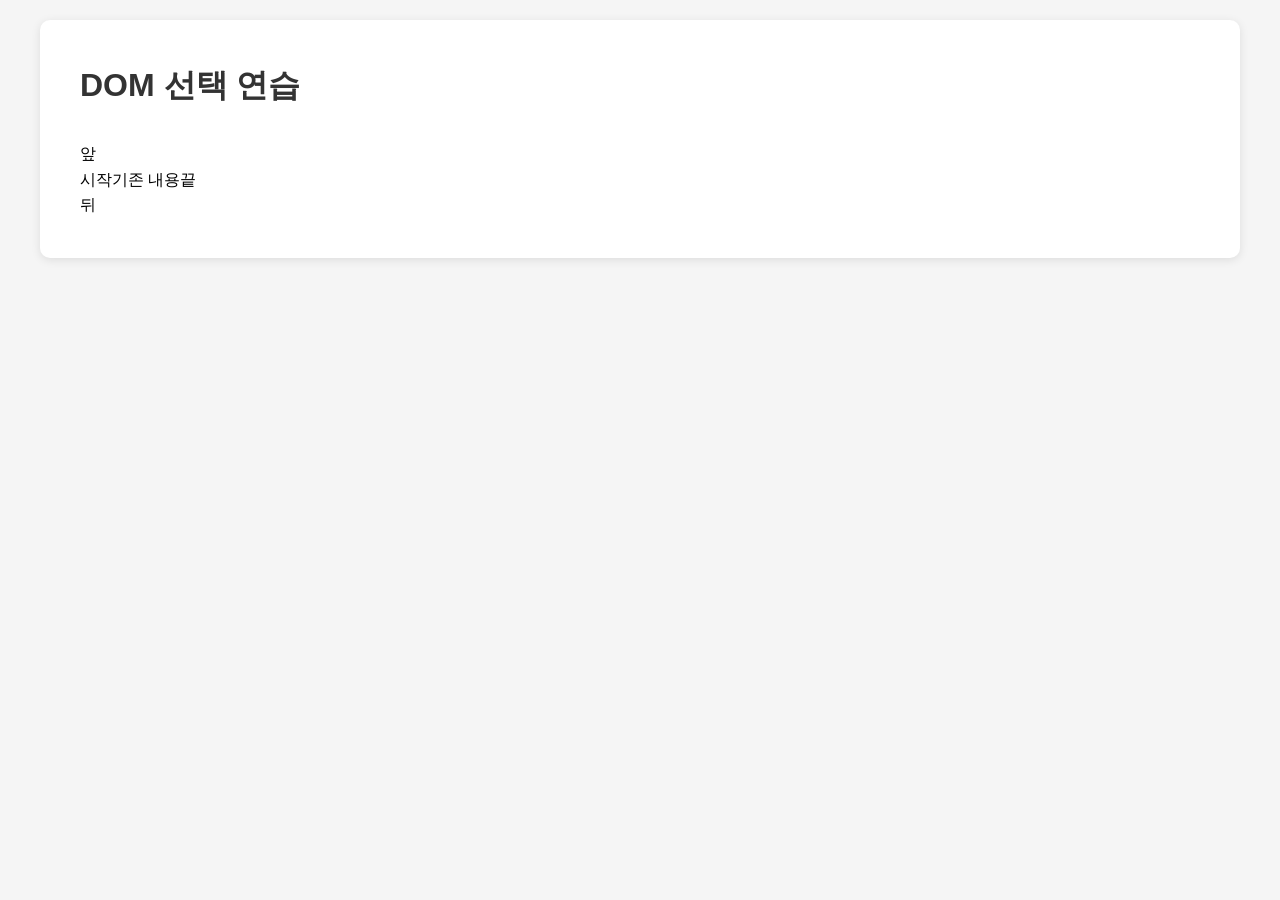
<file: 02_interactive/1_dom_select/index.html>
<!doctype html>
<html lang="ko">
  <head>
    <meta charset="UTF-8" />
    <meta name="viewport" content="width=device-width, initial-scale=1.0" />
    <title>DOM 선택 연습</title>
    <link rel="stylesheet" href="style.css" />
  </head>
  <body>
    <div class="container">
      <h1>DOM 선택 연습</h1>

      <!-- 여기에 HTML 작성 -->
      <div id="target">기존 내용</div>
    </div>

    <script src="script.js"></script>
  </body>
</html>
</file>
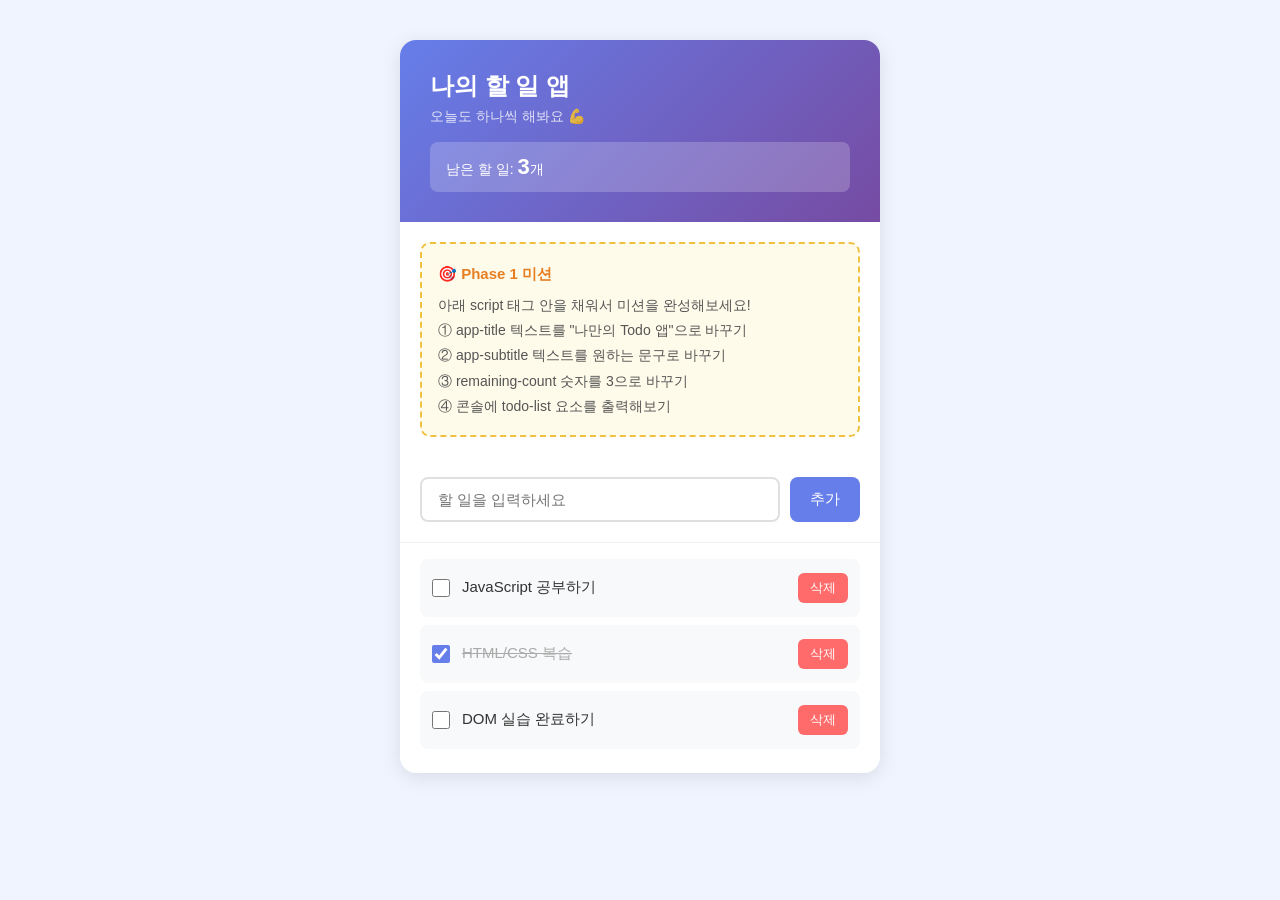
<file: 02_interactive/1_dom_select/practice/index.html>
<!doctype html>
<html lang="ko">
  <head>
    <meta charset="UTF-8" />
    <meta name="viewport" content="width=device-width, initial-scale=1.0" />
    <title>Phase 1 - DOM 선택 + 내용 변경</title>
    <link rel="stylesheet" href="./style.css" />
    <script src="./script.js" defer></script>
  </head>
  <body>
    <div class="app">
      <!-- 헤더 -->
      <div class="app-header">
        <h1 id="app-title">나의 할 일 앱</h1>
        <p id="app-subtitle">오늘도 하나씩 해봐요 💪</p>
        <div class="summary">
          남은 할 일: <span id="remaining-count">0</span>개
        </div>
      </div>

      <!-- 미션 안내 -->
      <div class="mission-box">
        <strong>🎯 Phase 1 미션</strong>
        아래 script 태그 안을 채워서 미션을 완성해보세요!<br />
        ① app-title 텍스트를 "나만의 Todo 앱"으로 바꾸기<br />
        ② app-subtitle 텍스트를 원하는 문구로 바꾸기<br />
        ③ remaining-count 숫자를 3으로 바꾸기<br />
        ④ 콘솔에 todo-list 요소를 출력해보기
      </div>

      <!-- 입력 영역 -->
      <div class="input-area">
        <div class="input-row">
          <input type="text" id="todo-input" placeholder="할 일을 입력하세요" />
          <button class="btn-add" id="add-btn">추가</button>
        </div>
      </div>

      <!-- 할 일 목록 (샘플) -->
      <ul class="todo-list" id="todo-list">
        <li class="todo-item">
          <input type="checkbox" />
          <span>JavaScript 공부하기</span>
          <button class="btn-delete">삭제</button>
        </li>
        <li class="todo-item done">
          <input type="checkbox" checked />
          <span>HTML/CSS 복습</span>
          <button class="btn-delete">삭제</button>
        </li>
        <li class="todo-item">
          <input type="checkbox" />
          <span>DOM 실습 완료하기</span>
          <button class="btn-delete">삭제</button>
        </li>
      </ul>
    </div>
  </body>
</html>
</file>
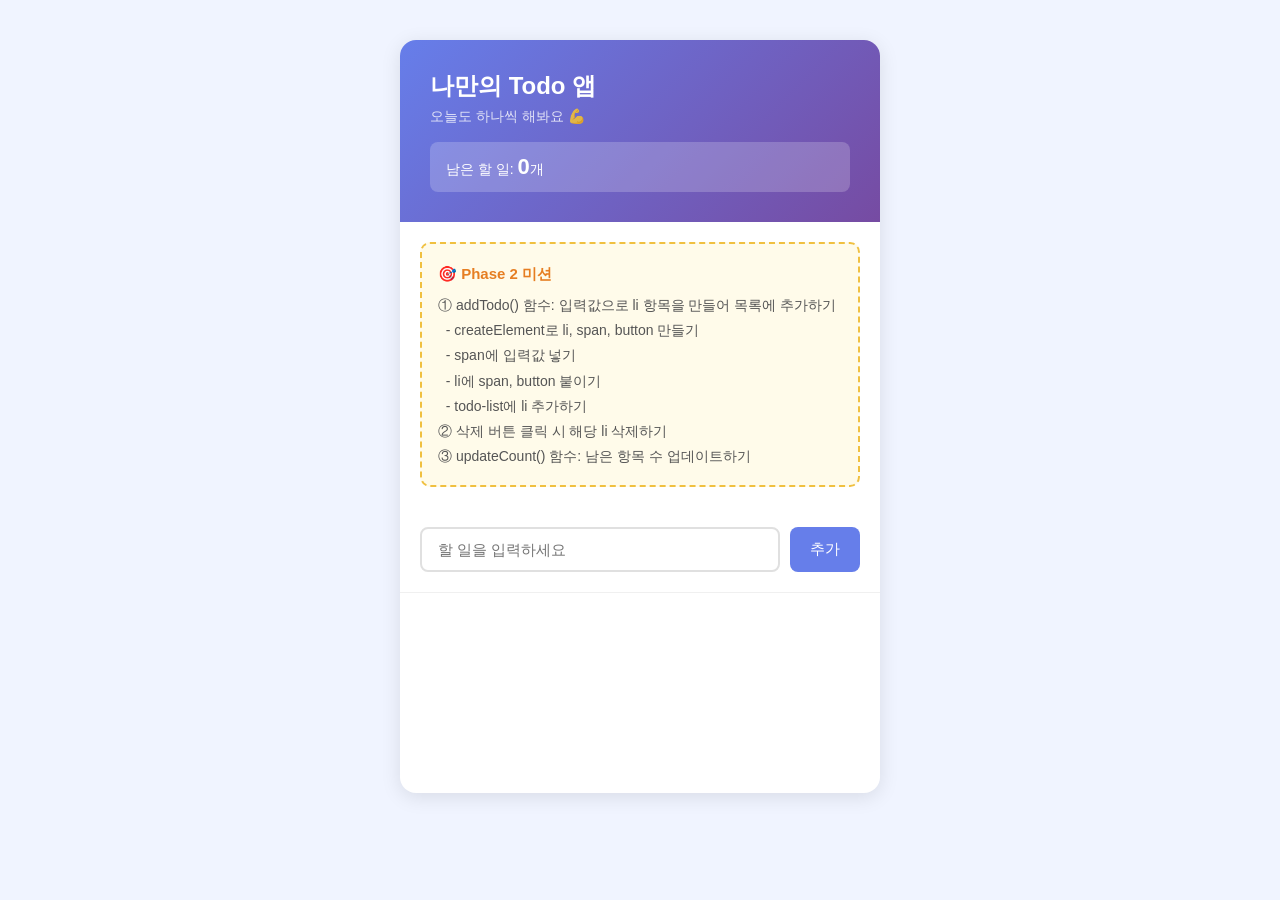
<file: 02_interactive/1_dom_select/practice/phase2_starter/index.html>
<!doctype html>
<html lang="ko">
  <head>
    <meta charset="UTF-8" />
    <meta name="viewport" content="width=device-width, initial-scale=1.0" />
    <title>Phase 2 - 항목 추가 + 삭제</title>
    <link rel="stylesheet" href="./style.css" />
    <script src="./script.js" defer></script>
  </head>
  <body>
    <div class="app">
      <div class="app-header">
        <h1 id="app-title">나만의 Todo 앱</h1>
        <p id="app-subtitle">오늘도 하나씩 해봐요 💪</p>
        <div class="summary">
          남은 할 일: <span id="remaining-count">0</span>개
        </div>
      </div>

      <div class="mission-box">
        <strong>🎯 Phase 2 미션</strong>
        ① addTodo() 함수: 입력값으로 li 항목을 만들어 목록에 추가하기<br />
        &nbsp;&nbsp;- createElement로 li, span, button 만들기<br />
        &nbsp;&nbsp;- span에 입력값 넣기<br />
        &nbsp;&nbsp;- li에 span, button 붙이기<br />
        &nbsp;&nbsp;- todo-list에 li 추가하기<br />
        ② 삭제 버튼 클릭 시 해당 li 삭제하기<br />
        ③ updateCount() 함수: 남은 항목 수 업데이트하기
      </div>

      <div class="input-area">
        <div class="input-row">
          <input type="text" id="todo-input" placeholder="할 일을 입력하세요" />
          <button class="btn-add" id="add-btn">추가</button>
        </div>
      </div>

      <ul class="todo-list" id="todo-list"></ul>
    </div>
  </body>
</html>
</file>
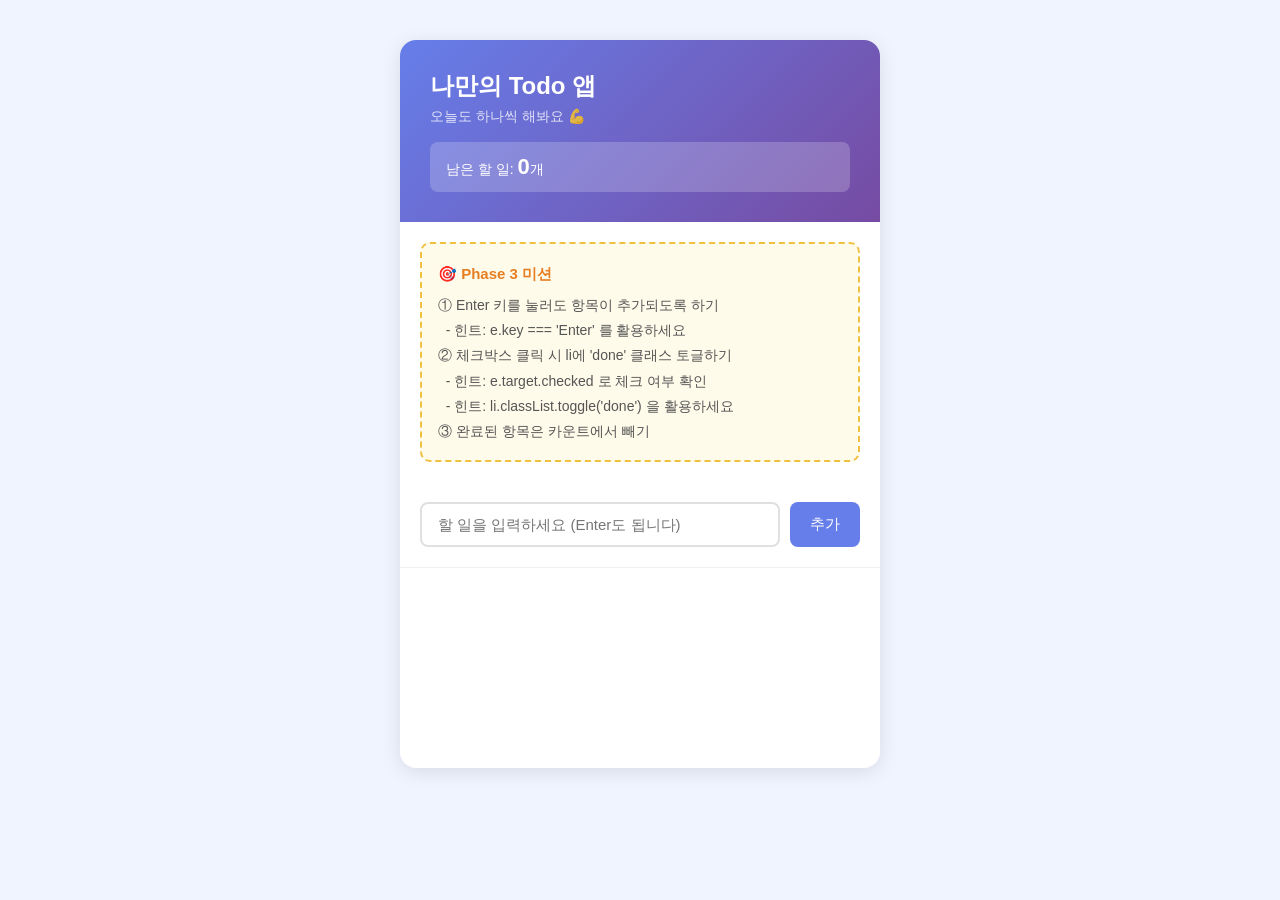
<file: 02_interactive/1_dom_select/practice/phase3_starter/index.html>
<!doctype html>
<html lang="ko">
  <head>
    <meta charset="UTF-8" />
    <meta name="viewport" content="width=device-width, initial-scale=1.0" />
    <title>Phase 3 - 이벤트 객체</title>
    <link rel="stylesheet" href="./style.css" />
    <script src="./script.js" defer></script>
  </head>
  <body>
    <div class="app">
      <div class="app-header">
        <h1>나만의 Todo 앱</h1>
        <p>오늘도 하나씩 해봐요 💪</p>
        <div class="summary">
          남은 할 일: <span id="remaining-count">0</span>개
        </div>
      </div>

      <div class="mission-box">
        <strong>🎯 Phase 3 미션</strong>
        ① Enter 키를 눌러도 항목이 추가되도록 하기<br />
        &nbsp;&nbsp;- 힌트: e.key === 'Enter' 를 활용하세요<br />
        ② 체크박스 클릭 시 li에 'done' 클래스 토글하기<br />
        &nbsp;&nbsp;- 힌트: e.target.checked 로 체크 여부 확인<br />
        &nbsp;&nbsp;- 힌트: li.classList.toggle('done') 을 활용하세요<br />
        ③ 완료된 항목은 카운트에서 빼기
      </div>

      <div class="input-area">
        <div class="input-row">
          <input
            type="text"
            id="todo-input"
            placeholder="할 일을 입력하세요 (Enter도 됩니다)"
          />
          <button class="btn-add" id="add-btn">추가</button>
        </div>
      </div>

      <ul class="todo-list" id="todo-list"></ul>
    </div>
  </body>
</html>
</file>
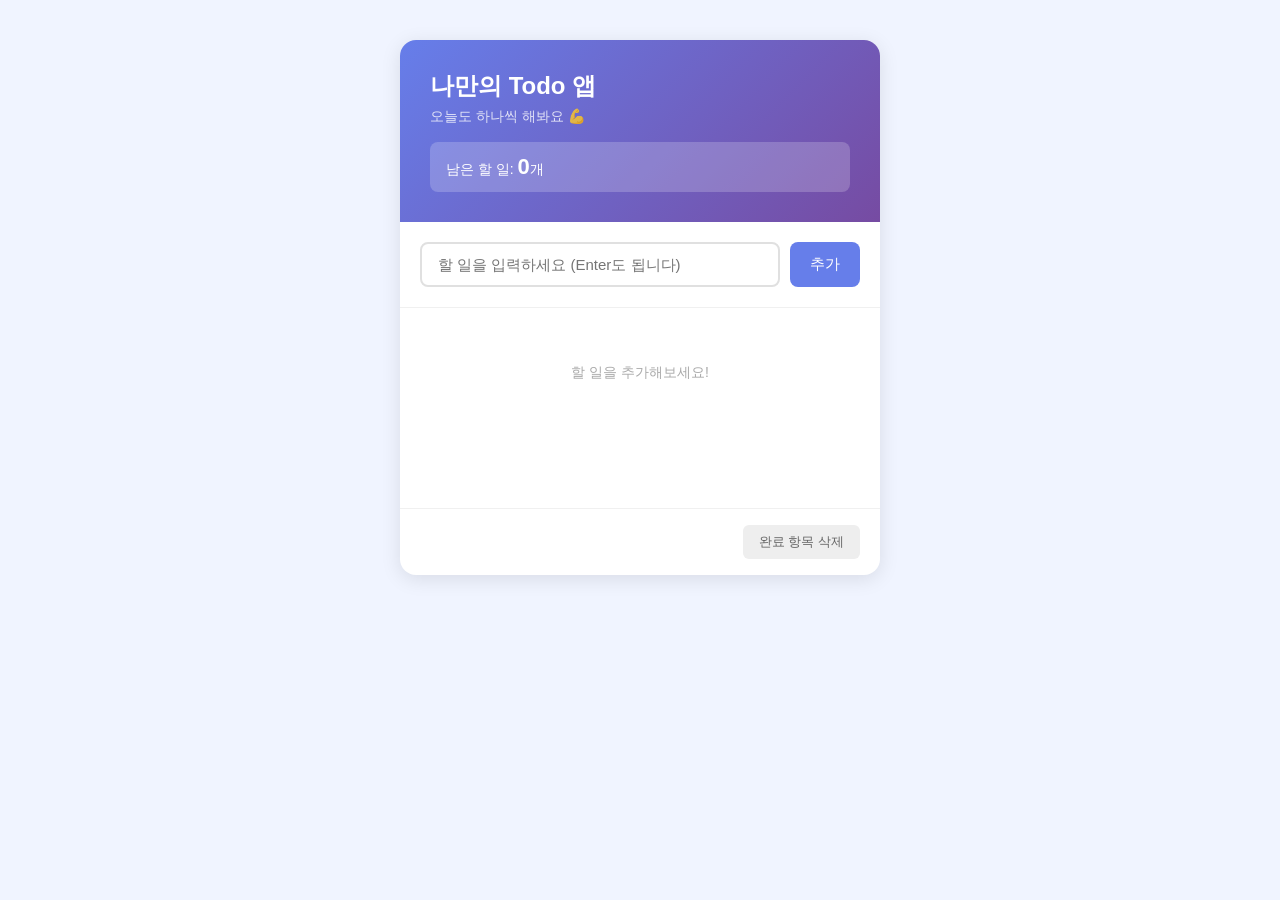
<file: 02_interactive/1_dom_select/practice/phase4_complete/index.html>
<!doctype html>
<html lang="ko">
  <head>
    <meta charset="UTF-8" />
    <meta name="viewport" content="width=device-width, initial-scale=1.0" />
    <title>Phase 4 - 완성본</title>
    <link rel="stylesheet" href="./style.css" />
    <script src="./script.js" defer></script>
  </head>
  <body>
    <div class="app">
      <div class="app-header">
        <h1 id="app-title">나만의 Todo 앱</h1>
        <p>오늘도 하나씩 해봐요 💪</p>
        <div class="summary">
          남은 할 일: <span id="remaining-count">0</span>개
        </div>
      </div>

      <div class="input-area">
        <div class="input-row">
          <input
            type="text"
            id="todo-input"
            placeholder="할 일을 입력하세요 (Enter도 됩니다)"
          />
          <button class="btn-add" id="add-btn">추가</button>
        </div>
      </div>

      <ul class="todo-list" id="todo-list">
        <li class="empty-message">할 일을 추가해보세요!</li>
      </ul>

      <div class="footer">
        <button class="btn-clear" id="clear-btn">완료 항목 삭제</button>
      </div>
    </div>
  </body>
</html>
</file>
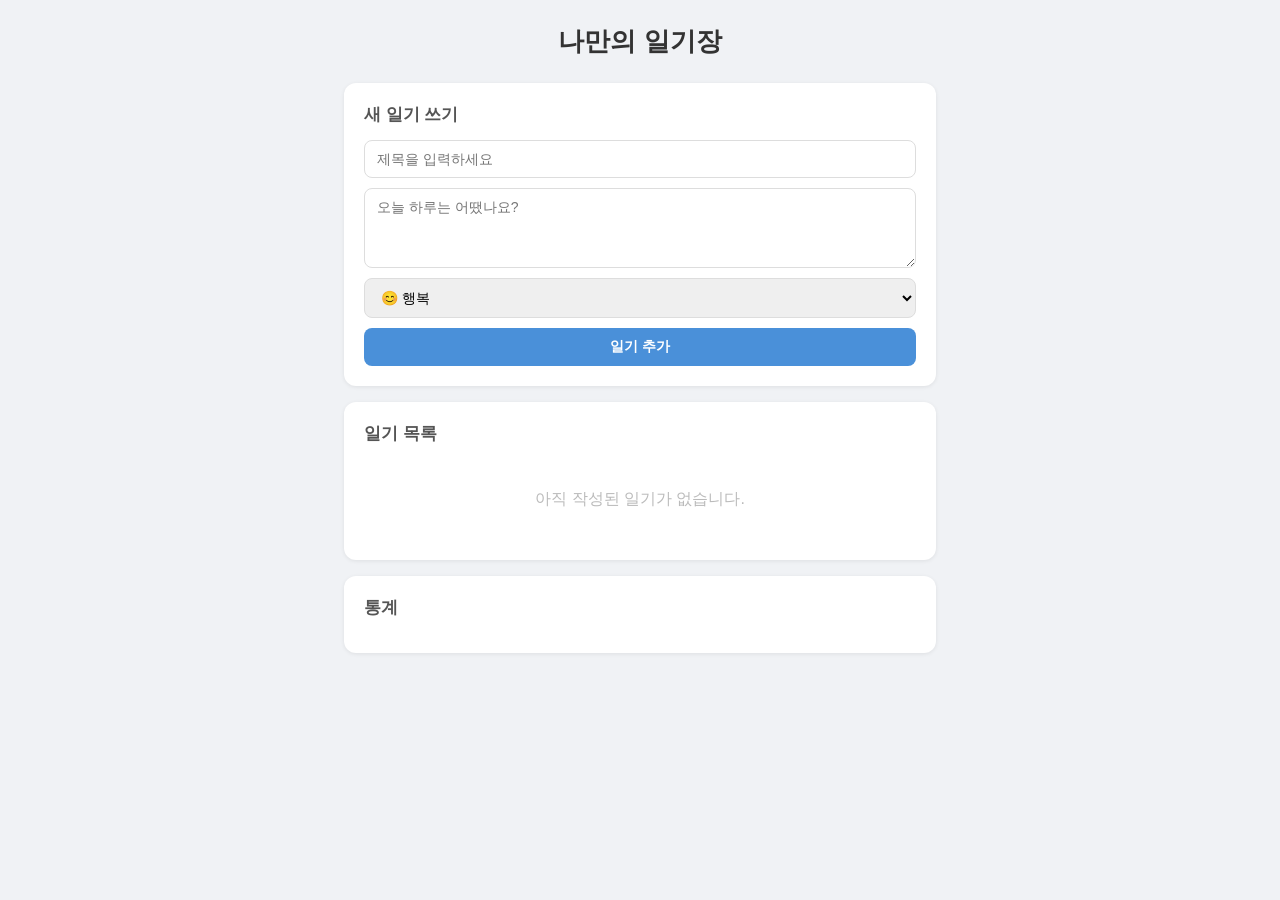
<file: practices/260309/diary.html>
<!doctype html>
<html lang="ko">
  <head>
    <meta charset="UTF-8" />
    <meta name="viewport" content="width=device-width, initial-scale=1.0" />
    <title>나만의 일기장</title>
    <link rel="stylesheet" href="diary.css" />
  </head>
  <body>
    <header>
      <h1>나만의 일기장</h1>
    </header>

    <main>
      <!-- 일기 작성 폼 -->
      <section>
        <h2>새 일기 쓰기</h2>
        <form id="diary-form">
          <input
            type="text"
            id="title-input"
            placeholder="제목을 입력하세요"
            required
          />
          <textarea
            id="content-input"
            placeholder="오늘 하루는 어땠나요?"
            required
          ></textarea>
          <select id="mood-select">
            <option value="happy">😊 행복</option>
            <option value="sad">😢 슬픔</option>
            <option value="angry">😠 화남</option>
            <option value="excited">🎉 신남</option>
            <option value="confused">🤔 혼란</option>
            <option value="calm">😌 평온</option>
          </select>
          <button type="submit" id="submit-btn">일기 추가</button>
        </form>
      </section>

      <!-- 일기 목록 -->
      <section>
        <h2>일기 목록</h2>
        <div id="diary-list"></div>
        <p id="empty-message">아직 작성된 일기가 없습니다.</p>
      </section>

      <!-- 통계 -->
      <section>
        <h2>통계</h2>
        <div id="stats"></div>
      </section>
    </main>

    <script src="diary.js"></script>
  </body>
</html>
</file>
<file: 02_interactive/1_dom_select/style.css>
* {
  margin: 0;
  padding: 0;
  box-sizing: border-box;
}

body {
  font-family: -apple-system, BlinkMacSystemFont, "Segoe UI", sans-serif;
  line-height: 1.6;
  padding: 20px;
  background-color: #f5f5f5;
}

.container {
  max-width: 1200px;
  margin: 0 auto;
  background: white;
  padding: 40px;
  border-radius: 10px;
  box-shadow: 0 2px 10px rgba(0, 0, 0, 0.1);
}

h1 {
  color: #333;
  margin-bottom: 30px;
}
</file>
<file: 02_interactive/1_dom_select/practice/style.css>
* {
  margin: 0;
  padding: 0;
  box-sizing: border-box;
}

body {
  font-family: -apple-system, BlinkMacSystemFont, "Segoe UI", sans-serif;
  background-color: #f0f4ff;
  display: flex;
  justify-content: center;
  padding: 40px 20px;
}

.app {
  background: white;
  border-radius: 16px;
  box-shadow: 0 4px 20px rgba(0, 0, 0, 0.1);
  width: 100%;
  max-width: 480px;
  overflow: hidden;
}

.app-header {
  background: linear-gradient(135deg, #667eea, #764ba2);
  padding: 30px;
  color: white;
}

.app-header h1 {
  font-size: 24px;
  margin-bottom: 6px;
}

.app-header p {
  font-size: 14px;
  opacity: 0.8;
}

.summary {
  background: rgba(255, 255, 255, 0.2);
  border-radius: 8px;
  padding: 12px 16px;
  margin-top: 16px;
  font-size: 14px;
}

#remaining-count {
  font-size: 22px;
  font-weight: bold;
}

.input-area {
  padding: 20px;
  border-bottom: 1px solid #f0f0f0;
}

.input-row {
  display: flex;
  gap: 10px;
}

input[type="text"] {
  flex: 1;
  padding: 12px 16px;
  border: 2px solid #e0e0e0;
  border-radius: 8px;
  font-size: 15px;
  outline: none;
  transition: border-color 0.2s;
}

input[type="text"]:focus {
  border-color: #667eea;
}

.btn-add {
  padding: 12px 20px;
  background: #667eea;
  color: white;
  border: none;
  border-radius: 8px;
  font-size: 15px;
  cursor: pointer;
  white-space: nowrap;
}

.btn-add:hover {
  background: #5568d3;
}

.todo-list {
  list-style: none;
  padding: 16px 20px;
  min-height: 200px;
}

.todo-item {
  display: flex;
  align-items: center;
  gap: 12px;
  padding: 14px 12px;
  border-radius: 8px;
  margin-bottom: 8px;
  background: #f8f9fa;
  transition: all 0.2s;
}

.todo-item:hover {
  background: #f0f0f0;
}

.todo-item input[type="checkbox"] {
  width: 18px;
  height: 18px;
  cursor: pointer;
  accent-color: #667eea;
}

.todo-item span {
  flex: 1;
  font-size: 15px;
  color: #333;
}

.todo-item.done span {
  text-decoration: line-through;
  color: #aaa;
}

.btn-delete {
  padding: 6px 12px;
  background: #ff6b6b;
  color: white;
  border: none;
  border-radius: 6px;
  font-size: 13px;
  cursor: pointer;
}

.btn-delete:hover {
  background: #e55555;
}

/* 미션 안내 박스 */
.mission-box {
  margin: 20px;
  padding: 16px;
  background: #fffbea;
  border: 2px dashed #f0c040;
  border-radius: 10px;
  font-size: 14px;
  line-height: 1.8;
  color: #555;
}

.mission-box strong {
  color: #e67e22;
  display: block;
  margin-bottom: 6px;
  font-size: 15px;
}
</file>
<file: 02_interactive/1_dom_select/practice/phase2_starter/style.css>
* {
  margin: 0;
  padding: 0;
  box-sizing: border-box;
}

body {
  font-family: -apple-system, BlinkMacSystemFont, "Segoe UI", sans-serif;
  background-color: #f0f4ff;
  display: flex;
  justify-content: center;
  padding: 40px 20px;
}

.app {
  background: white;
  border-radius: 16px;
  box-shadow: 0 4px 20px rgba(0, 0, 0, 0.1);
  width: 100%;
  max-width: 480px;
  overflow: hidden;
}

.app-header {
  background: linear-gradient(135deg, #667eea, #764ba2);
  padding: 30px;
  color: white;
}

.app-header h1 {
  font-size: 24px;
  margin-bottom: 6px;
}
.app-header p {
  font-size: 14px;
  opacity: 0.8;
}

.summary {
  background: rgba(255, 255, 255, 0.2);
  border-radius: 8px;
  padding: 12px 16px;
  margin-top: 16px;
  font-size: 14px;
}

#remaining-count {
  font-size: 22px;
  font-weight: bold;
}

.input-area {
  padding: 20px;
  border-bottom: 1px solid #f0f0f0;
}

.input-row {
  display: flex;
  gap: 10px;
}

input[type="text"] {
  flex: 1;
  padding: 12px 16px;
  border: 2px solid #e0e0e0;
  border-radius: 8px;
  font-size: 15px;
  outline: none;
  transition: border-color 0.2s;
}

input[type="text"]:focus {
  border-color: #667eea;
}

.btn-add {
  padding: 12px 20px;
  background: #667eea;
  color: white;
  border: none;
  border-radius: 8px;
  font-size: 15px;
  cursor: pointer;
}

.btn-add:hover {
  background: #5568d3;
}

.todo-list {
  list-style: none;
  padding: 16px 20px;
  min-height: 200px;
}

.todo-item {
  display: flex;
  align-items: center;
  gap: 12px;
  padding: 14px 12px;
  border-radius: 8px;
  margin-bottom: 8px;
  background: #f8f9fa;
  transition: all 0.2s;
}

.todo-item:hover {
  background: #f0f0f0;
}

.todo-item input[type="checkbox"] {
  width: 18px;
  height: 18px;
  cursor: pointer;
  accent-color: #667eea;
}

.todo-item span {
  flex: 1;
  font-size: 15px;
  color: #333;
}

.todo-item.done span {
  text-decoration: line-through;
  color: #aaa;
}

.btn-delete {
  padding: 6px 12px;
  background: #ff6b6b;
  color: white;
  border: none;
  border-radius: 6px;
  font-size: 13px;
  cursor: pointer;
}

.btn-delete:hover {
  background: #e55555;
}

.mission-box {
  margin: 20px;
  padding: 16px;
  background: #fffbea;
  border: 2px dashed #f0c040;
  border-radius: 10px;
  font-size: 14px;
  line-height: 1.8;
  color: #555;
}

.mission-box strong {
  color: #e67e22;
  display: block;
  margin-bottom: 6px;
  font-size: 15px;
}
</file>
<file: 02_interactive/1_dom_select/practice/phase3_starter/style.css>
* {
  margin: 0;
  padding: 0;
  box-sizing: border-box;
}

body {
  font-family: -apple-system, BlinkMacSystemFont, "Segoe UI", sans-serif;
  background-color: #f0f4ff;
  display: flex;
  justify-content: center;
  padding: 40px 20px;
}

.app {
  background: white;
  border-radius: 16px;
  box-shadow: 0 4px 20px rgba(0, 0, 0, 0.1);
  width: 100%;
  max-width: 480px;
  overflow: hidden;
}

.app-header {
  background: linear-gradient(135deg, #667eea, #764ba2);
  padding: 30px;
  color: white;
}

.app-header h1 {
  font-size: 24px;
  margin-bottom: 6px;
}
.app-header p {
  font-size: 14px;
  opacity: 0.8;
}

.summary {
  background: rgba(255, 255, 255, 0.2);
  border-radius: 8px;
  padding: 12px 16px;
  margin-top: 16px;
  font-size: 14px;
}

#remaining-count {
  font-size: 22px;
  font-weight: bold;
}

.input-area {
  padding: 20px;
  border-bottom: 1px solid #f0f0f0;
}

.input-row {
  display: flex;
  gap: 10px;
}

input[type="text"] {
  flex: 1;
  padding: 12px 16px;
  border: 2px solid #e0e0e0;
  border-radius: 8px;
  font-size: 15px;
  outline: none;
  transition: border-color 0.2s;
}

input[type="text"]:focus {
  border-color: #667eea;
}

.btn-add {
  padding: 12px 20px;
  background: #667eea;
  color: white;
  border: none;
  border-radius: 8px;
  font-size: 15px;
  cursor: pointer;
}

.btn-add:hover {
  background: #5568d3;
}

.todo-list {
  list-style: none;
  padding: 16px 20px;
  min-height: 200px;
}

.todo-item {
  display: flex;
  align-items: center;
  gap: 12px;
  padding: 14px 12px;
  border-radius: 8px;
  margin-bottom: 8px;
  background: #f8f9fa;
  transition: all 0.2s;
}

.todo-item:hover {
  background: #f0f0f0;
}

.todo-item input[type="checkbox"] {
  width: 18px;
  height: 18px;
  cursor: pointer;
  accent-color: #667eea;
}

.todo-item span {
  flex: 1;
  font-size: 15px;
  color: #333;
  transition: all 0.2s;
}

/* 미션: 이 클래스가 붙으면 취소선이 생겨야 해요 */
.todo-item.done span {
  text-decoration: line-through;
  color: #aaa;
}

.btn-delete {
  padding: 6px 12px;
  background: #ff6b6b;
  color: white;
  border: none;
  border-radius: 6px;
  font-size: 13px;
  cursor: pointer;
}

.btn-delete:hover {
  background: #e55555;
}

.mission-box {
  margin: 20px;
  padding: 16px;
  background: #fffbea;
  border: 2px dashed #f0c040;
  border-radius: 10px;
  font-size: 14px;
  line-height: 1.8;
  color: #555;
}

.mission-box strong {
  color: #e67e22;
  display: block;
  margin-bottom: 6px;
  font-size: 15px;
}
</file>
<file: 02_interactive/1_dom_select/practice/phase4_complete/style.css>
* {
  margin: 0;
  padding: 0;
  box-sizing: border-box;
}

body {
  font-family: -apple-system, BlinkMacSystemFont, "Segoe UI", sans-serif;
  background-color: #f0f4ff;
  display: flex;
  justify-content: center;
  padding: 40px 20px;
}

.app {
  background: white;
  border-radius: 16px;
  box-shadow: 0 4px 20px rgba(0, 0, 0, 0.1);
  width: 100%;
  max-width: 480px;
  overflow: hidden;
}

.app-header {
  background: linear-gradient(135deg, #667eea, #764ba2);
  padding: 30px;
  color: white;
}

.app-header h1 {
  font-size: 24px;
  margin-bottom: 6px;
}
.app-header p {
  font-size: 14px;
  opacity: 0.8;
}

.summary {
  background: rgba(255, 255, 255, 0.2);
  border-radius: 8px;
  padding: 12px 16px;
  margin-top: 16px;
  font-size: 14px;
}

#remaining-count {
  font-size: 22px;
  font-weight: bold;
}

.input-area {
  padding: 20px;
  border-bottom: 1px solid #f0f0f0;
}

.input-row {
  display: flex;
  gap: 10px;
}

input[type="text"] {
  flex: 1;
  padding: 12px 16px;
  border: 2px solid #e0e0e0;
  border-radius: 8px;
  font-size: 15px;
  outline: none;
  transition: border-color 0.2s;
}

input[type="text"]:focus {
  border-color: #667eea;
}

.btn-add {
  padding: 12px 20px;
  background: #667eea;
  color: white;
  border: none;
  border-radius: 8px;
  font-size: 15px;
  cursor: pointer;
}

.btn-add:hover {
  background: #5568d3;
}

.todo-list {
  list-style: none;
  padding: 16px 20px;
  min-height: 200px;
}

.empty-message {
  text-align: center;
  color: #aaa;
  padding: 40px 0;
  font-size: 14px;
}

.todo-item {
  display: flex;
  align-items: center;
  gap: 12px;
  padding: 14px 12px;
  border-radius: 8px;
  margin-bottom: 8px;
  background: #f8f9fa;
  transition: all 0.2s;
}

.todo-item:hover {
  background: #f0f0f0;
}

.todo-item input[type="checkbox"] {
  width: 18px;
  height: 18px;
  cursor: pointer;
  accent-color: #667eea;
}

.todo-item span {
  flex: 1;
  font-size: 15px;
  color: #333;
  transition: all 0.2s;
}

.todo-item.done span {
  text-decoration: line-through;
  color: #aaa;
}

.btn-delete {
  padding: 6px 12px;
  background: #ff6b6b;
  color: white;
  border: none;
  border-radius: 6px;
  font-size: 13px;
  cursor: pointer;
}

.btn-delete:hover {
  background: #e55555;
}

.footer {
  padding: 16px 20px;
  border-top: 1px solid #f0f0f0;
  display: flex;
  justify-content: flex-end;
}

.btn-clear {
  padding: 8px 16px;
  background: #eee;
  color: #666;
  border: none;
  border-radius: 6px;
  font-size: 13px;
  cursor: pointer;
}

.btn-clear:hover {
  background: #ddd;
}
</file>
<file: practices/260309/diary.css>
* {
  margin: 0;
  padding: 0;
  box-sizing: border-box;
}
body {
  font-family: -apple-system, BlinkMacSystemFont, "Segoe UI", sans-serif;
  background: #f0f2f5;
  padding: 24px;
  max-width: 640px;
  margin: 0 auto;
  color: #333;
}
header h1 {
  text-align: center;
  margin-bottom: 24px;
  font-size: 1.6em;
}

/* 섹션 카드 */
section {
  background: white;
  border-radius: 12px;
  padding: 20px;
  margin-bottom: 16px;
  box-shadow: 0 1px 4px rgba(0, 0, 0, 0.08);
}
section h2 {
  margin-bottom: 14px;
  font-size: 1.05em;
  color: #555;
}

/* 폼 */
form {
  display: flex;
  flex-direction: column;
  gap: 10px;
}
input,
textarea,
select {
  padding: 10px 12px;
  border: 1px solid #ddd;
  border-radius: 8px;
  font-size: 14px;
  font-family: inherit;
}
input:focus,
textarea:focus,
select:focus {
  outline: none;
  border-color: #4a90d9;
}
textarea {
  height: 80px;
  resize: vertical;
}
select {
  cursor: pointer;
}
button {
  padding: 10px 16px;
  border: none;
  border-radius: 8px;
  cursor: pointer;
  font-size: 14px;
  font-family: inherit;
  transition: background 0.15s;
}
#submit-btn {
  background: #4a90d9;
  color: white;
  font-weight: 600;
}
#submit-btn:hover {
  background: #357abd;
}

/* 일기 항목 */
.entry {
  border: 1px solid #eee;
  border-radius: 10px;
  padding: 14px;
  margin-bottom: 10px;
}
.entry-header {
  display: flex;
  align-items: center;
  gap: 8px;
  margin-bottom: 8px;
}
.entry-mood {
  font-size: 1.4em;
}
.entry-title {
  flex: 1;
  font-size: 1em;
  font-weight: 600;
}
.entry-date {
  color: #aaa;
  font-size: 0.82em;
}
.entry-content {
  color: #666;
  font-size: 0.95em;
  line-height: 1.6;
  margin-bottom: 10px;
  white-space: pre-wrap;
}
.entry-actions {
  display: flex;
  gap: 6px;
  justify-content: flex-end;
}
.edit-btn {
  background: #f0f0f0;
  font-size: 13px;
}
.edit-btn:hover {
  background: #e0e0e0;
}
.delete-btn {
  background: #fff0f0;
  color: #d00;
  font-size: 13px;
}
.delete-btn:hover {
  background: #ffe0e0;
}

/* 빈 메시지 */
#empty-message {
  text-align: center;
  color: #bbb;
  padding: 30px 0;
}

/* 통계 */
.stats-grid {
  display: flex;
  flex-wrap: wrap;
  gap: 8px;
}
.stat-item {
  background: #f5f7fa;
  border-radius: 8px;
  padding: 8px 14px;
  font-size: 0.9em;
  color: #555;
}
.stat-total {
  font-weight: 600;
  width: 100%;
  margin-bottom: 4px;
}
</file>
